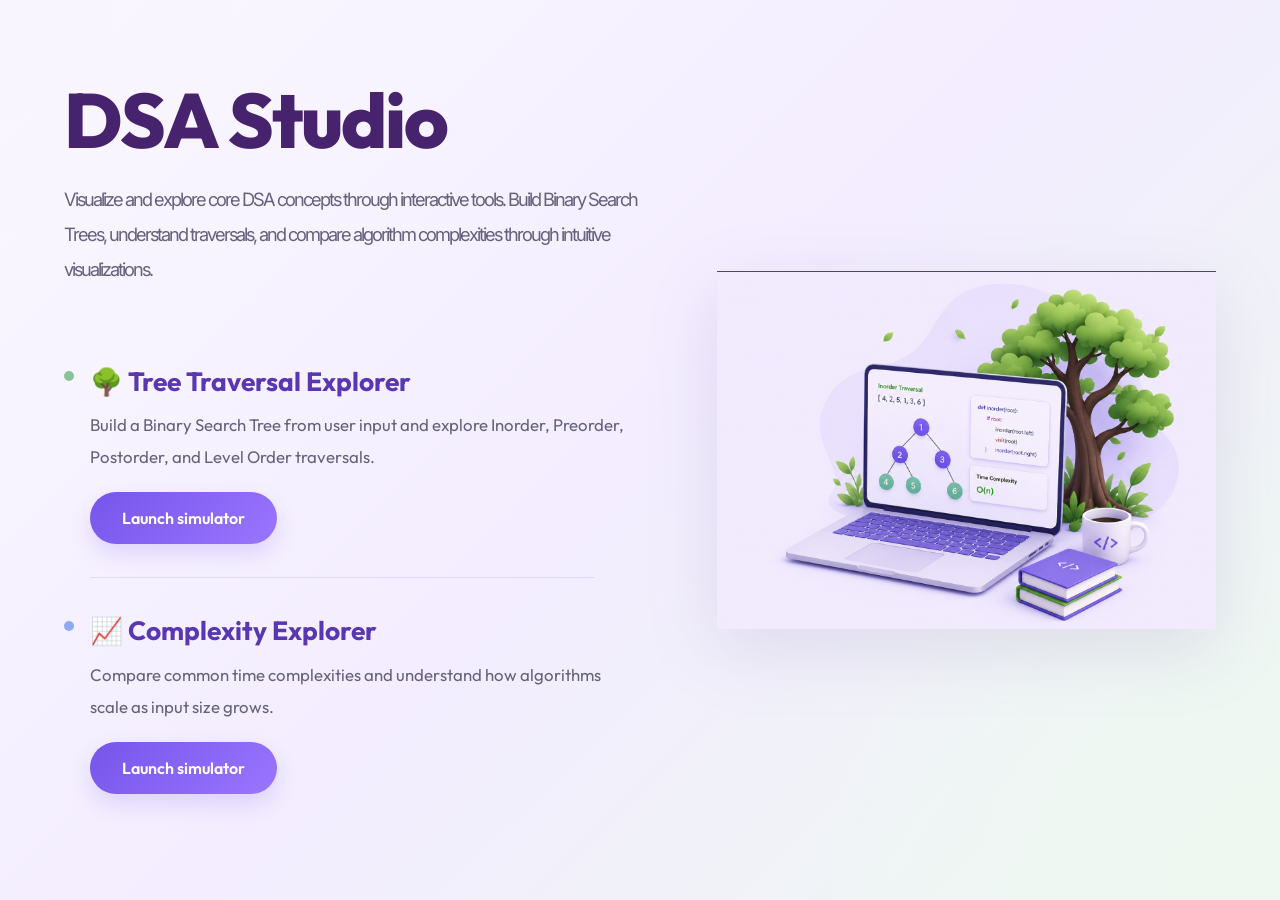
<file: index.html>
<!DOCTYPE html>
<html lang="en">
<head>
    <meta charset="UTF-8">
    <meta name="viewport" content="width=device-width, initial-scale=1.0">
    <title>DSA Studio</title>
    <link href="https://fonts.googleapis.com/css2?family=Outfit:wght@300;400;500;600;700;800&display=swap" rel="stylesheet">

    <link href="https://fonts.googleapis.com/css2?family=Inter:wght@300;400;500;600;700&display=swap" rel="stylesheet">

    <link href="https://fonts.googleapis.com/css2?family=Outfit:wght@300;400;500;600;700;800&display=swap" rel="stylesheet">
    <link rel="stylesheet" href="styles.css">
</head>
<body>

    <div class="main-div">

        <div class="left">

            <div class="heading" id = "main-heading">
                <h1 id = "main-heading">DSA Studio</h1>

                <p id = "main-para">
                    Visualize and explore core DSA concepts through interactive tools.
                    Build Binary Search Trees, understand traversals, and compare
                    algorithm complexities through intuitive visualizations.
                </p>

            </div>

            <div class="left-section">

                <div class="card" id="tree-card">
                    <h2 class = "card-heading" id = "tree-heading">🌳 Tree Traversal Explorer</h2>

                    <p class = "card-para" id = "tree-para">
                        Build a Binary Search Tree from user input and explore
                        Inorder, Preorder, Postorder, and Level Order traversals.
                    </p>

                    
                    <button class="button" id = "tree-button">
                        Launch simulator
                    </button>

                </div>

                <div class="card" id="complexity-card">
                    <h2 class = "card-heading" id = "complexity-heading">📈 Complexity Explorer</h2>

                    <p class = "card-para" id = "complexity-para">
                        Compare common time complexities and understand how
                        algorithms scale as input size grows.
                    </p>

                    <button class="button" id = "complexity-button">
                        Launch simulator
                    </button>
                </div>

            </div>

        </div>

                <div class="right-section">
                    <img src="images/img.png.png" alt="DSA Studio Illustration">
                </div>

    </div>

</body>
</html>
</file>
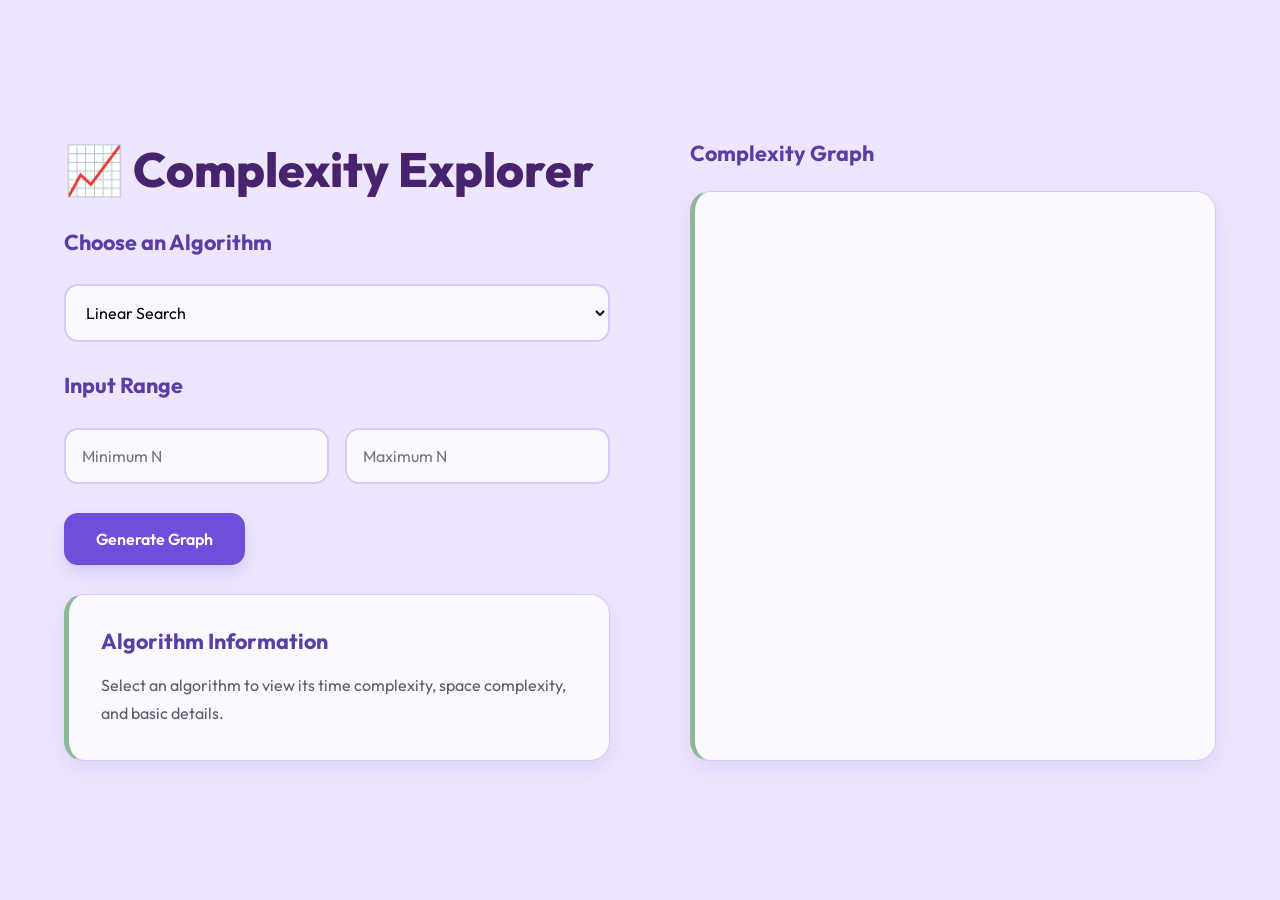
<file: complexity.html>
<!DOCTYPE html>
<html lang="en">
<head>
    <meta charset="UTF-8">
    <meta name="viewport" content="width=device-width, initial-scale=1.0">
    <link rel="preconnect" href="https://fonts.googleapis.com">
    <link rel="preconnect" href="https://fonts.gstatic.com" crossorigin>
    <link href="https://fonts.googleapis.com/css2?family=Outfit:wght@300;400;500;600;700;800&display=swap" rel="stylesheet">
    <link rel="stylesheet" href="complexity.css">
    <title>Complexity Explorer</title>
</head>
<body>

    <div class="main-container">

        <div class="control-area">

            <h1 class="h1" id="title">
                📈 Complexity Explorer
            </h1>

            <h2 class="h2" id="algo-input">
                Choose an Algorithm
            </h2>

            <select  id="algorithm-type">
                <option value="linear-search">Linear Search</option>
                <option value="binary-search">Binary Search</option>
                <option value="bubble-sort">Bubble Sort</option>
                <option value="merge-sort">Merge Sort</option>
                <option value="quick-sort">Quick Sort</option>
                <option value="insertion-sort">Insertion Sort</option>
            </select>

            <h2 class="h2" id="range-input">
                Input Range
            </h2>

            <div class="range-input">

                <input type="number" class="range-input-field" id="min-value" placeholder="Minimum N" >

                <input type="number" class="range-input-field" id="max-value" placeholder="Maximum N" >

            </div>

            <button class="button" id="generate-graph">
                Generate Graph
            </button>

            <div class="information-box">

                <h2 class="h2">
                    Algorithm Information
                </h2>

                <div id="algorithm-info">
                    Select an algorithm to view its time complexity,
                    space complexity, and basic details.
                </div>

            </div>

        </div>

        <div class="graph-area">

            <h2 id="graph-title">
                Complexity Graph
            </h2>

            <div class="graph-card">
                <canvas id="complexity-graph"></canvas>
            </div>

        </div>

    </div>

</body>
</html>
</file>
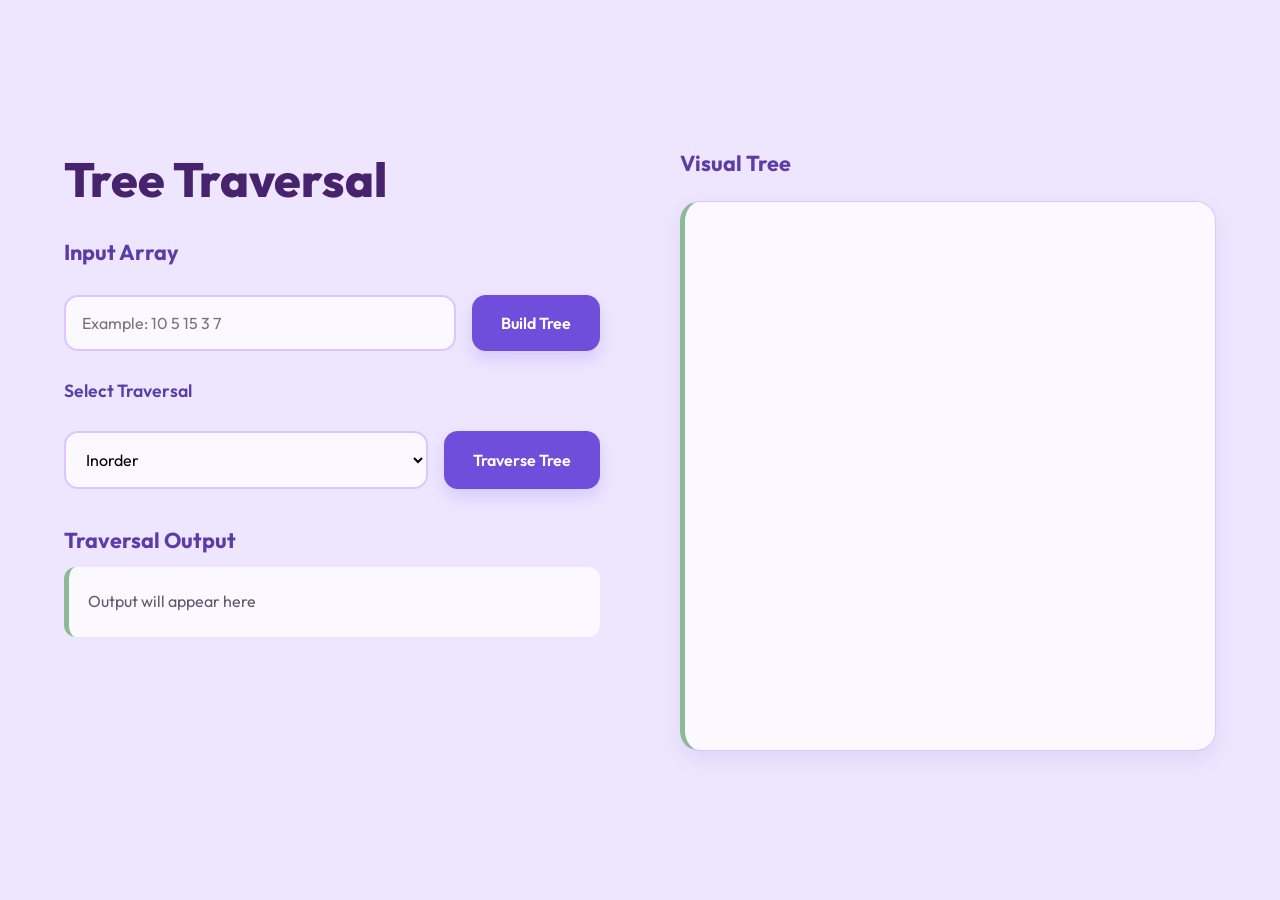
<file: tree.html>
<!DOCTYPE html>
<html lang="en">
<head>
    <meta charset="UTF-8">
    <meta name="viewport" content="width=device-width, initial-scale=1.0">
    <link rel="preconnect" href="https://fonts.googleapis.com">
    <link rel="preconnect" href="https://fonts.gstatic.com" crossorigin>
    <link href="https://fonts.googleapis.com/css2?family=Outfit:wght@300;400;500;600;700;800&display=swap" rel="stylesheet">

    <link rel="stylesheet" href="tree.css">
    <title>Tree Traversal Explorer</title>
</head>
<body>

    <div class="main-container">

        <div class="left-section">

            <h1 class="h1" id="title"> Tree Traversal </h1>

            <h2 class="h2" id="input">Input Array</h2>

            <div class="input-section">
                <input
                    type="text"
                    id="input-array"
                    placeholder="Example: 10 5 15 3 7"
                >

                <button class = "button" id="build-tree">
                    Build Tree
                </button>
            </div>

            <h3 class="h3" id="select">Select Traversal</h3>

            <div class="traversal-section">

                <select id="traversal-type">
                    <option value="inorder">Inorder</option>
                    <option value="preorder">Preorder</option>
                    <option value="postorder">Postorder</option>
                    <option value="levelorder">Level Order</option>
                </select>

                <button class="button" id="traverse-tree">
                    Traverse Tree
                </button>

            </div>

            <div class="output-section">

                <h2 class="h2" id="output">Traversal Output</h2>

                <div id="traversal-output">
                    Output will appear here
                </div>

            </div>

        </div>

        <div class="right-section">

            <h2 class="h2" id="visual-tree">Visual Tree</h2>

            <div id="tree-container">

                <!-- BST will be rendered here -->

            </div>

        </div>

    </div>

</body>
</html>
</file>
<file: styles.css>
/* Google Font:
<link rel="preconnect" href="https://fonts.googleapis.com">
<link rel="preconnect" href="https://fonts.gstatic.com" crossorigin>
<link href="https://fonts.googleapis.com/css2?family=Outfit:wght@300;400;500;600;700;800&display=swap" rel="stylesheet">
*/

*{
    margin:0;
    padding:0;
    box-sizing:border-box;
    font-family:"Outfit",sans-serif;
}

body{

    min-height:100vh;

    display:flex;
    justify-content:center;
    align-items:center;

    background:
    radial-gradient(circle at top left,#F8F5FF 0%,transparent 30%),
    radial-gradient(circle at bottom right,#EEF8F1 0%,transparent 30%),
    linear-gradient(135deg,#FBF8FF,#F3EDFF,#EEF8F0);

    overflow-x:hidden;
}


/* ===========================
      MAIN
=========================== */

.main-div{

    width:90%;
    max-width:1350px;
    min-height:85vh;

    display:flex;
    justify-content:space-between;
    align-items:center;

    gap:5rem;
}


/* ===========================
      LEFT
=========================== */

.left{

    flex:1.15;

    display:flex;
    flex-direction:column;

    gap:2rem;
}

.left-section{

    display:flex;
    flex-direction:column;

    gap:1.4rem;
}


/* ===========================
      RIGHT
=========================== */

.right-section{

    flex:1;

    display:flex;
    justify-content:center;
    align-items:center;
}

.right-section img{

    width:100%;
    max-width:700px;

    object-fit:contain;

    filter:drop-shadow(
    0 20px 35px rgba(80,60,140,.12));
}


/* ===========================
      HERO
=========================== */

#main-heading{

    font-size:4.8rem;

    font-weight:800;

    color:#47236E;

    line-height:1;

    letter-spacing:-2px;

    margin-bottom:1.4rem;
}

#main-para{
    max-width:620px;

    font-family:"Inter",sans-serif;

    font-size:1.15rem;

    font-weight:400;

    line-height:1.9;

    color:#66627D;
}


/* ===========================
      FEATURE SECTIONS
=========================== */

.card{

    position:relative;

    width:100%;

    padding:1.5rem 0 1.5rem 1.6rem;

    background:transparent;

    border:none;

    box-shadow:none;

    transition:.3s;
}

/* Divider */

.card:not(:last-child)::after{

    content:"";

    position:absolute;

    left:1.6rem;

    bottom:-.6rem;

    width:88%;

    height:1px;

    background:rgba(92,61,167,.12);
}


/* Accent Dots */

#tree-card::before{

    content:"";

    position:absolute;

    left:0;

    top:1.9rem;

    width:10px;
    height:10px;

    border-radius:50%;

    background:#89C39A;
}

#complexity-card::before{

    content:"";

    position:absolute;

    left:0;

    top:1.9rem;

    width:10px;
    height:10px;

    border-radius:50%;

    background:#8DAAF2;
}


/* ===========================
      TEXT
=========================== */

.card-heading{

    font-size:1.65rem;

    font-weight:700;

    color:#5A37B2;

    margin-bottom:.7rem;
}

.card-para{

    max-width:560px;

    font-size:1.05rem;

    font-weight:400;

    line-height:1.9;

    color:#66627D;
}


/* ===========================
      BUTTON
=========================== */

.button{

    margin-top:1.2rem;

    width:fit-content;

    padding:1rem 2rem;

    border:none;

    border-radius:999px;

    background:
    linear-gradient(
        135deg,
        #7655EB,
        #9A75FF
    );

    color:white;

    font-size:1rem;

    font-weight:600;

    cursor:pointer;

    transition:.3s;

    box-shadow:
    0 10px 22px rgba(118,85,235,.18);
}

.button:hover{

    transform:translateY(-3px);

    box-shadow:
    0 18px 30px rgba(118,85,235,.28);
}

/* ===========================
      RESPONSIVE
=========================== */

@media (max-width:1200px){

    .main-div{

        gap:3rem;
    }

    #main-heading{

        font-size:4.2rem;
    }

    .right-section img{

        max-width:580px;
    }

    #main-para,
    .card-para{

        max-width:520px;
    }

}


@media (max-width:1000px){

    body{

        padding:3rem 0;
    }

    .main-div{

        flex-direction:column-reverse;

        text-align:center;

        gap:3rem;
    }

    .left{

        align-items:center;
    }

    .left-section{

        width:100%;
    }

    .card{

        padding-left:0;

        text-align:left;
    }

    .card::before{

        display:none;
    }

    .card::after{

        left:0;

        width:100%;
    }

    #main-heading{

        font-size:3.5rem;
    }

    #main-para{

        max-width:90%;
    }

    .button{

        align-self:flex-start;
    }

    .right-section img{

        max-width:450px;
    }

}


@media (max-width:700px){

    body{

        padding:2rem 1rem;
    }

    #main-heading{

        font-size:2.9rem;
    }

    #main-para{

        font-size:1rem;
    }

    .card-heading{

        font-size:1.35rem;
    }

    .card-para{

        font-size:.95rem;
    }

    .button{

        padding:.9rem 1.7rem;

        font-size:.95rem;
    }

    .right-section img{

        max-width:330px;
    }

}


/* ===========================
      OPTIONAL POLISH
=========================== */

::selection{

    background:#8E73F8;

    color:white;
}

html{

    scroll-behavior:smooth;
}

button{

    font-family:inherit;
}

img{

    user-select:none;

    -webkit-user-drag:none;
}
</file>
<file: complexity.css>
/* Google Font
<link rel="preconnect" href="https://fonts.googleapis.com">
<link rel="preconnect" href="https://fonts.gstatic.com" crossorigin>
<link href="https://fonts.googleapis.com/css2?family=Outfit:wght@300;400;500;600;700;800&display=swap" rel="stylesheet">
*/

*{
    margin:0;
    padding:0;
    box-sizing:border-box;
    font-family:"Outfit",sans-serif;
}

body{
    min-height:100vh;
    display:flex;
    justify-content:center;
    align-items:center;

    background:#EEE6FF;
}

.main-container{

    width:90%;
    max-width:1400px;

    display:flex;
    gap:5rem;

    align-items:flex-start;

    padding:3rem 0;
}

/* ---------------- CONTROL AREA ---------------- */

.control-area{

    flex:1;

    display:flex;
    flex-direction:column;

    gap:1.8rem;
}

/* ---------------- GRAPH AREA ---------------- */

.graph-area{

    flex:1;

    display:flex;
    flex-direction:column;

    gap:1.5rem;
}

/* ---------------- HEADINGS ---------------- */

.h1{

    font-size:3rem;
    font-weight:800;

    color:#47236E;
}

.h2{

    font-size:1.35rem;
    font-weight:700;

    color:#5C3DA7;
}

#graph-title{

    font-size:1.35rem;
    font-weight:700;

    color:#5C3DA7;
}

/* ---------------- SELECT ---------------- */

#algorithm-type{

    width:100%;

    padding:1rem;

    border:2px solid #D8C8FF;

    border-radius:14px;

    background:#FBF8FF;

    font-size:1rem;

    cursor:pointer;

    outline:none;

    transition:.3s;
}

#algorithm-type:focus{

    border-color:#8CB996;

    box-shadow:0 0 0 4px rgba(140,185,150,.18);
}

/* ---------------- RANGE INPUT ---------------- */

.range-input{

    display:flex;
    gap:1rem;
}

.range-input-field{

    flex:1;

    padding:1rem;

    border:2px solid #D8C8FF;

    border-radius:14px;

    background:#FBF8FF;

    font-size:1rem;

    outline:none;

    transition:.3s;
}

.range-input-field:focus{

    border-color:#8CB996;

    box-shadow:0 0 0 4px rgba(140,185,150,.18);
}

/* ---------------- BUTTON ---------------- */

.button{

    width:fit-content;

    padding:1rem 2rem;

    border:none;

    border-radius:14px;

    background:#6F4EDB;

    color:white;

    font-size:1rem;
    font-weight:600;

    cursor:pointer;

    transition:.3s ease;

    box-shadow:0 8px 16px rgba(111,78,219,.18);
}

.button:hover{

    background:#5D3FC8;

    transform:translateY(-2px);

    box-shadow:0 12px 22px rgba(111,78,219,.25);
}

/* ---------------- INFO CARD ---------------- */

.information-box{

    background:#FBF8FF;

    border:1px solid #D8C8FF;

    border-left:5px solid #8CB996;

    border-radius:20px;

    padding:2rem;

    display:flex;
    flex-direction:column;

    gap:1rem;

    box-shadow:0 8px 20px rgba(90,70,160,.10);

    transition:.3s ease;
}

.information-box:hover{

    transform:translateY(-3px);

    box-shadow:0 14px 28px rgba(90,70,160,.16);
}

#algorithm-info{

    color:#5C5870;

    line-height:1.8;

    font-size:1rem;
}

/* ---------------- GRAPH CARD ---------------- */

.graph-card{

    width:100%;

    min-height:550px;

    background:#FBF8FF;

    border:1px solid #D8C8FF;

    border-left:5px solid #8CB996;

    border-radius:20px;

    padding:2rem;

    box-shadow:0 8px 20px rgba(90,70,160,.10);

    transition:.3s ease;
}

.graph-card:hover{

    transform:translateY(-3px);

    box-shadow:0 14px 28px rgba(90,70,160,.16);
}

#complexity-graph{

    width:100% !important;
    height:500px !important;
}

/* ---------------- RESPONSIVE ---------------- */

@media(max-width:1000px){

    .main-container{

        flex-direction:column;
    }

    .control-area,
    .graph-area{

        width:100%;
    }

    .range-input{

        flex-direction:column;
    }

    .button{

        width:100%;
    }

    .h1{

        font-size:2.4rem;
    }

    .graph-card{

        min-height:420px;
    }

    #complexity-graph{

        height:350px !important;
    }
}
</file>
<file: tree.css>
/* Google Font
<link rel="preconnect" href="https://fonts.googleapis.com">
<link rel="preconnect" href="https://fonts.gstatic.com" crossorigin>
<link href="https://fonts.googleapis.com/css2?family=Outfit:wght@300;400;500;600;700;800&display=swap" rel="stylesheet">
*/

*{
    margin:0;
    padding:0;
    box-sizing:border-box;
    font-family:"Outfit",sans-serif;
}

body{
    min-height:100vh;
    display:flex;
    justify-content:center;
    align-items:center;

    background:#EEE6FF;
}

.main-container{

    width:90%;
    max-width:1400px;

    display:flex;
    gap:5rem;

    align-items:flex-start;

    padding:3rem 0;
}

/* ---------------- LEFT ---------------- */

.left-section{

    flex:1;

    display:flex;
    flex-direction:column;

    gap:1.8rem;
}

/* ---------------- RIGHT ---------------- */

.right-section{

    flex:1;

    display:flex;
    flex-direction:column;

    gap:1.5rem;
}

/* ---------------- HEADINGS ---------------- */

.h1{

    font-size:3rem;
    font-weight:800;

    color:#47236E;
}

.h2{

    font-size:1.35rem;
    font-weight:700;

    color:#5C3DA7;
}

.h3{

    font-size:1.1rem;
    font-weight:600;

    color:#5C3DA7;
}

/* ---------------- INPUT ---------------- */

.input-section{

    display:flex;
    gap:1rem;
}

#input-array{

    flex:1;

    padding:1rem;

    border:2px solid #D8C8FF;

    border-radius:14px;

    background:#FBF8FF;

    font-size:1rem;

    outline:none;

    transition:.3s;
}

#input-array:focus{

    border-color:#8CB996;

    box-shadow:0 0 0 4px rgba(140,185,150,.18);
}

/* ---------------- SELECT ---------------- */

.traversal-section{

    display:flex;
    gap:1rem;
}

#traversal-type{

    flex:1;

    padding:1rem;

    border:2px solid #D8C8FF;

    border-radius:14px;

    background:#FBF8FF;

    font-size:1rem;

    cursor:pointer;

    outline:none;

    transition:.3s;
}

#traversal-type:focus{

    border-color:#8CB996;

    box-shadow:0 0 0 4px rgba(140,185,150,.18);
}

/* ---------------- BUTTON ---------------- */

.button{

    padding:1rem 1.8rem;

    border:none;

    border-radius:14px;

    background:#6F4EDB;

    color:white;

    font-size:1rem;
    font-weight:600;

    cursor:pointer;

    transition:.3s ease;

    box-shadow:0 8px 16px rgba(111,78,219,.18);
}

.button:hover{

    background:#5D3FC8;

    transform:translateY(-2px);

    box-shadow:0 12px 22px rgba(111,78,219,.25);
}

/* ---------------- OUTPUT ---------------- */

.output-section{

    margin-top:.5rem;
}

#traversal-output{

    margin-top:.8rem;

    padding:1rem 1.2rem;

    background:#FBF8FF;

    border-left:5px solid #8CB996;

    border-radius:12px;

    color:#5C5870;

    min-height:70px;

    display:flex;
    align-items:center;

    line-height:1.6;
}

/* ---------------- TREE CARD ---------------- */

#tree-container{

    width:100%;

    min-height:550px;

    background:#FBF8FF;

    border:1px solid #D8C8FF;

    border-left:5px solid #8CB996;

    border-radius:20px;

    padding:2rem;

    box-shadow:0 8px 20px rgba(90,70,160,.10);

    transition:.3s ease;
}

#tree-container:hover{

    transform:translateY(-3px);

    box-shadow:0 14px 28px rgba(90,70,160,.16);
}

/* ---------------- RESPONSIVE ---------------- */

@media(max-width:1000px){

    .main-container{

        flex-direction:column;
    }

    .left-section,
    .right-section{

        width:100%;
    }

    .input-section,
    .traversal-section{

        flex-direction:column;
    }

    .button{

        width:100%;
    }

    .h1{

        font-size:2.4rem;
    }
}
</file>
